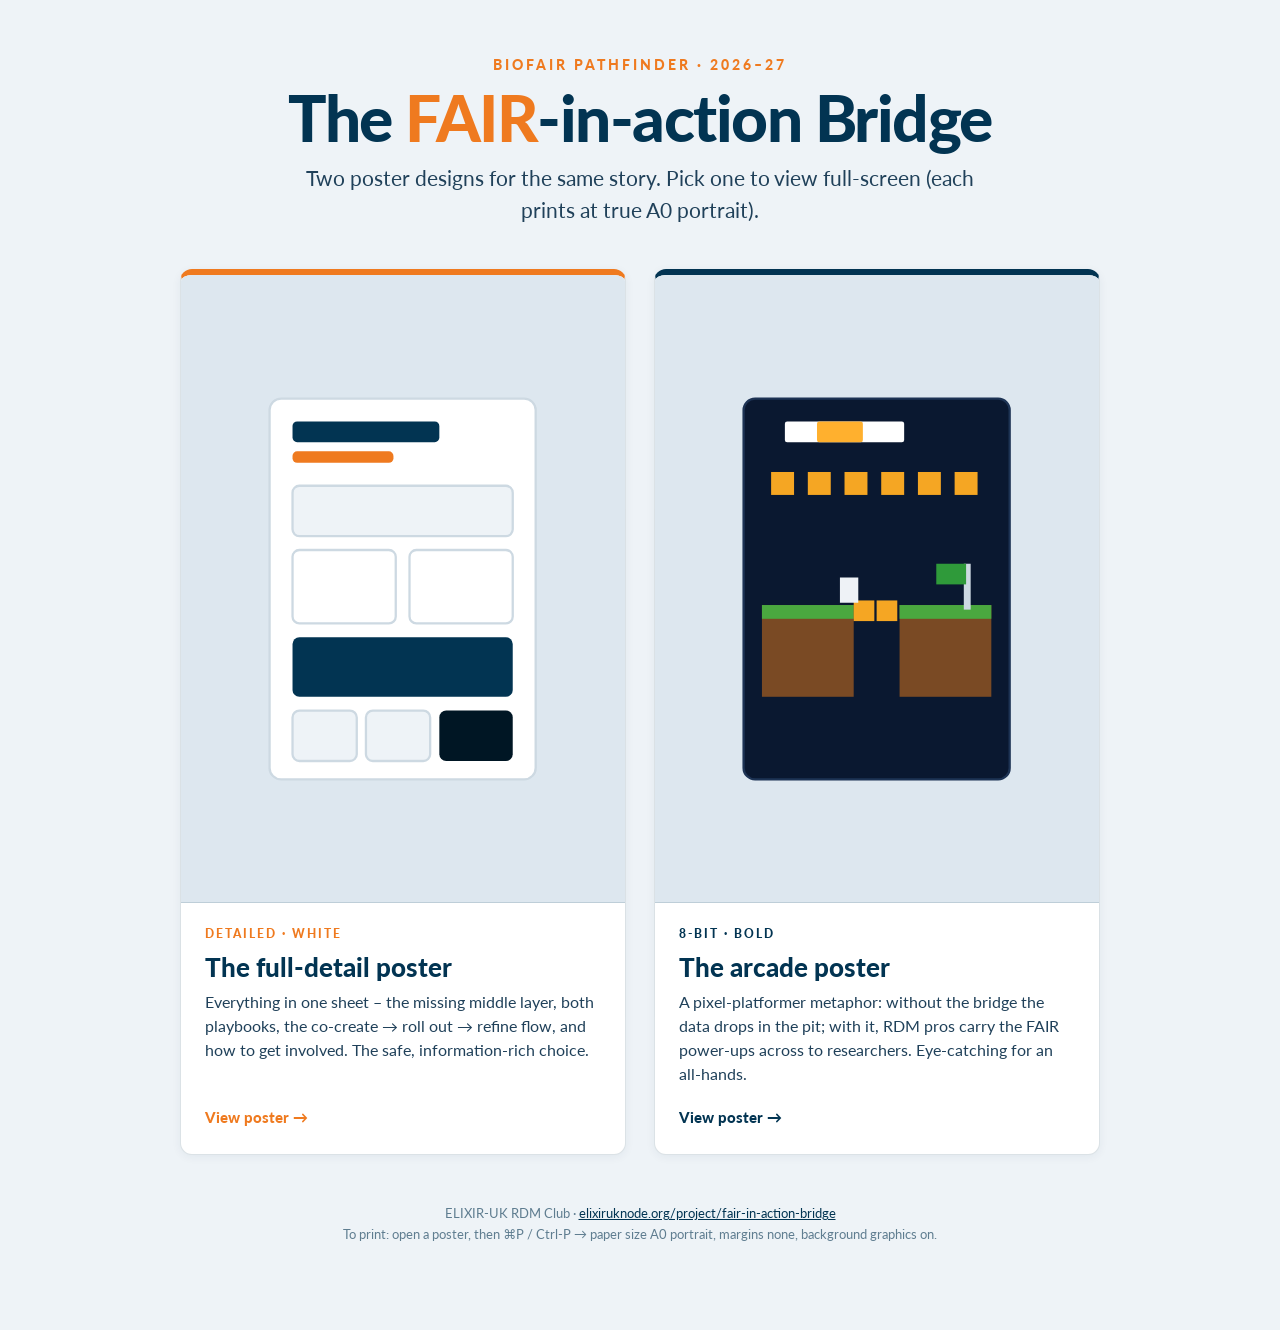
<file: index.html>
<!doctype html>
<html lang="en">
<head>
  <meta charset="utf-8">
  <meta name="viewport" content="width=device-width, initial-scale=1">
  <title>The FAIR-in-action Bridge – choose a poster</title>
  <link rel="preconnect" href="https://fonts.googleapis.com">
  <link rel="preconnect" href="https://fonts.gstatic.com" crossorigin>
  <link href="https://fonts.googleapis.com/css2?family=Lato:wght@300;400;700;900&display=swap" rel="stylesheet">
  <style>
    :root{
      --navy:#023452; --orange:#ef7a1f; --ink:#20415a; --muted:#5f7d90;
      --line:rgba(2,52,82,.14); --bg:#eef3f7;
    }
    *{box-sizing:border-box;}
    body{margin:0;background:var(--bg);color:var(--ink);
      font-family:"Lato",system-ui,sans-serif;line-height:1.5;
      min-height:100vh;display:flex;flex-direction:column;align-items:center;
      padding:6vh 24px 8vh;}
    .eyebrow{font-weight:900;letter-spacing:3px;text-transform:uppercase;
      font-size:14px;color:var(--orange);margin:0 0 10px;}
    h1{font-weight:900;font-size:clamp(34px,6vw,64px);line-height:1.02;
      letter-spacing:-1.5px;color:var(--navy);margin:0 0 12px;text-align:center;}
    h1 .o{color:var(--orange);}
    .sub{max-width:680px;text-align:center;font-size:clamp(16px,2.4vw,21px);
      color:var(--ink);margin:0 0 44px;}
    .cards{display:grid;grid-template-columns:repeat(auto-fit,minmax(300px,1fr));
      gap:28px;width:100%;max-width:920px;}
    .card{display:flex;flex-direction:column;background:#fff;border:1px solid var(--line);
      border-top:6px solid var(--orange);border-radius:12px;overflow:hidden;
      text-decoration:none;color:inherit;
      box-shadow:0 2px 10px rgba(2,52,82,.06);transition:transform .15s ease,box-shadow .15s ease;}
    .card:hover{transform:translateY(-4px);box-shadow:0 10px 28px rgba(2,52,82,.16);}
    .card--game{border-top-color:var(--navy);}
    .thumb{aspect-ratio:841/1189;background:#dde7ef;display:flex;align-items:center;
      justify-content:center;border-bottom:1px solid var(--line);overflow:hidden;}
    .thumb svg{width:62%;height:auto;}
    .card-body{padding:22px 24px 26px;display:flex;flex-direction:column;gap:8px;flex:1;}
    .tag{font-weight:900;letter-spacing:2px;text-transform:uppercase;font-size:12px;color:var(--orange);}
    .card--game .tag{color:var(--navy);}
    .card h2{font-weight:900;font-size:26px;line-height:1.1;color:var(--navy);margin:2px 0 0;}
    .card p{margin:0;font-size:16px;color:var(--ink);}
    .open{margin-top:auto;padding-top:12px;font-weight:900;color:var(--orange);font-size:15px;
      display:inline-flex;align-items:center;gap:7px;}
    .card--game .open{color:var(--navy);}
    .foot{margin-top:48px;text-align:center;color:var(--muted);font-size:13px;line-height:1.6;}
    .foot a{color:var(--navy);}
  </style>
</head>
<body>
  <p class="eyebrow">BioFAIR Pathfinder · 2026–27</p>
  <h1>The <span class="o">FAIR</span>-in-action Bridge</h1>
  <p class="sub">Two poster designs for the same story. Pick one to view full-screen (each prints at true A0 portrait).</p>

  <div class="cards">
    <a class="card" href="poster.html">
      <div class="thumb">
        <!-- detailed / white poster glyph -->
        <svg viewBox="0 0 120 170" role="img" aria-label="Detailed poster preview">
          <rect x="2" y="2" width="116" height="166" rx="5" fill="#fff" stroke="#cdd9e2"/>
          <rect x="12" y="12" width="64" height="9" rx="2" fill="#023452"/>
          <rect x="12" y="25" width="44" height="5" rx="2" fill="#ef7a1f"/>
          <rect x="12" y="40" width="96" height="22" rx="3" fill="#eef3f7" stroke="#cdd9e2"/>
          <rect x="12" y="68" width="45" height="32" rx="3" fill="#fff" stroke="#cdd9e2"/>
          <rect x="63" y="68" width="45" height="32" rx="3" fill="#fff" stroke="#cdd9e2"/>
          <rect x="12" y="106" width="96" height="26" rx="3" fill="#023452"/>
          <rect x="12" y="138" width="28" height="22" rx="3" fill="#eef3f7" stroke="#cdd9e2"/>
          <rect x="44" y="138" width="28" height="22" rx="3" fill="#eef3f7" stroke="#cdd9e2"/>
          <rect x="76" y="138" width="32" height="22" rx="3" fill="#001624"/>
        </svg>
      </div>
      <div class="card-body">
        <span class="tag">Detailed · white</span>
        <h2>The full-detail poster</h2>
        <p>Everything in one sheet – the missing middle layer, both playbooks, the co-create → roll out → refine flow, and how to get involved. The safe, information-rich choice.</p>
        <span class="open">View poster →</span>
      </div>
    </a>

    <a class="card card--game" href="poster-mario-contrast.html">
      <div class="thumb">
        <!-- 8-bit / game poster glyph -->
        <svg viewBox="0 0 120 170" role="img" aria-label="Game poster preview">
          <rect x="2" y="2" width="116" height="166" rx="5" fill="#0a1830" stroke="#1d3354"/>
          <rect x="20" y="12" width="52" height="9" rx="1" fill="#fff"/>
          <rect x="34" y="12" width="20" height="9" rx="1" fill="#ffb02e"/>
          <g fill="#f5a623">
            <rect x="14" y="34" width="10" height="10"/><rect x="30" y="34" width="10" height="10"/>
            <rect x="46" y="34" width="10" height="10"/><rect x="62" y="34" width="10" height="10"/>
            <rect x="78" y="34" width="10" height="10"/><rect x="94" y="34" width="10" height="10"/>
          </g>
          <rect x="10" y="92" width="40" height="40" fill="#7a4a24"/>
          <rect x="10" y="92" width="40" height="6" fill="#4aa83f"/>
          <rect x="70" y="92" width="40" height="40" fill="#7a4a24"/>
          <rect x="70" y="92" width="40" height="6" fill="#4aa83f"/>
          <g fill="#f5a623"><rect x="50" y="90" width="9" height="9"/><rect x="60" y="90" width="9" height="9"/></g>
          <rect x="98" y="74" width="3" height="20" fill="#cdd9e2"/>
          <rect x="86" y="74" width="13" height="9" fill="#2f9a3a"/>
          <rect x="44" y="80" width="8" height="11" fill="#eef2f6"/>
        </svg>
      </div>
      <div class="card-body">
        <span class="tag">8-bit · bold</span>
        <h2>The arcade poster</h2>
        <p>A pixel-platformer metaphor: without the bridge the data drops in the pit; with it, RDM pros carry the FAIR power-ups across to researchers. Eye-catching for an all-hands.</p>
        <span class="open">View poster →</span>
      </div>
    </a>
  </div>

  <p class="foot">
    ELIXIR-UK RDM Club · <a href="https://elixiruknode.org/project/fair-in-action-bridge/">elixiruknode.org/project/fair-in-action-bridge</a><br>
    To print: open a poster, then ⌘P / Ctrl-P → paper size A0 portrait, margins none, background graphics on.
  </p>
</body>
</html>
</file>
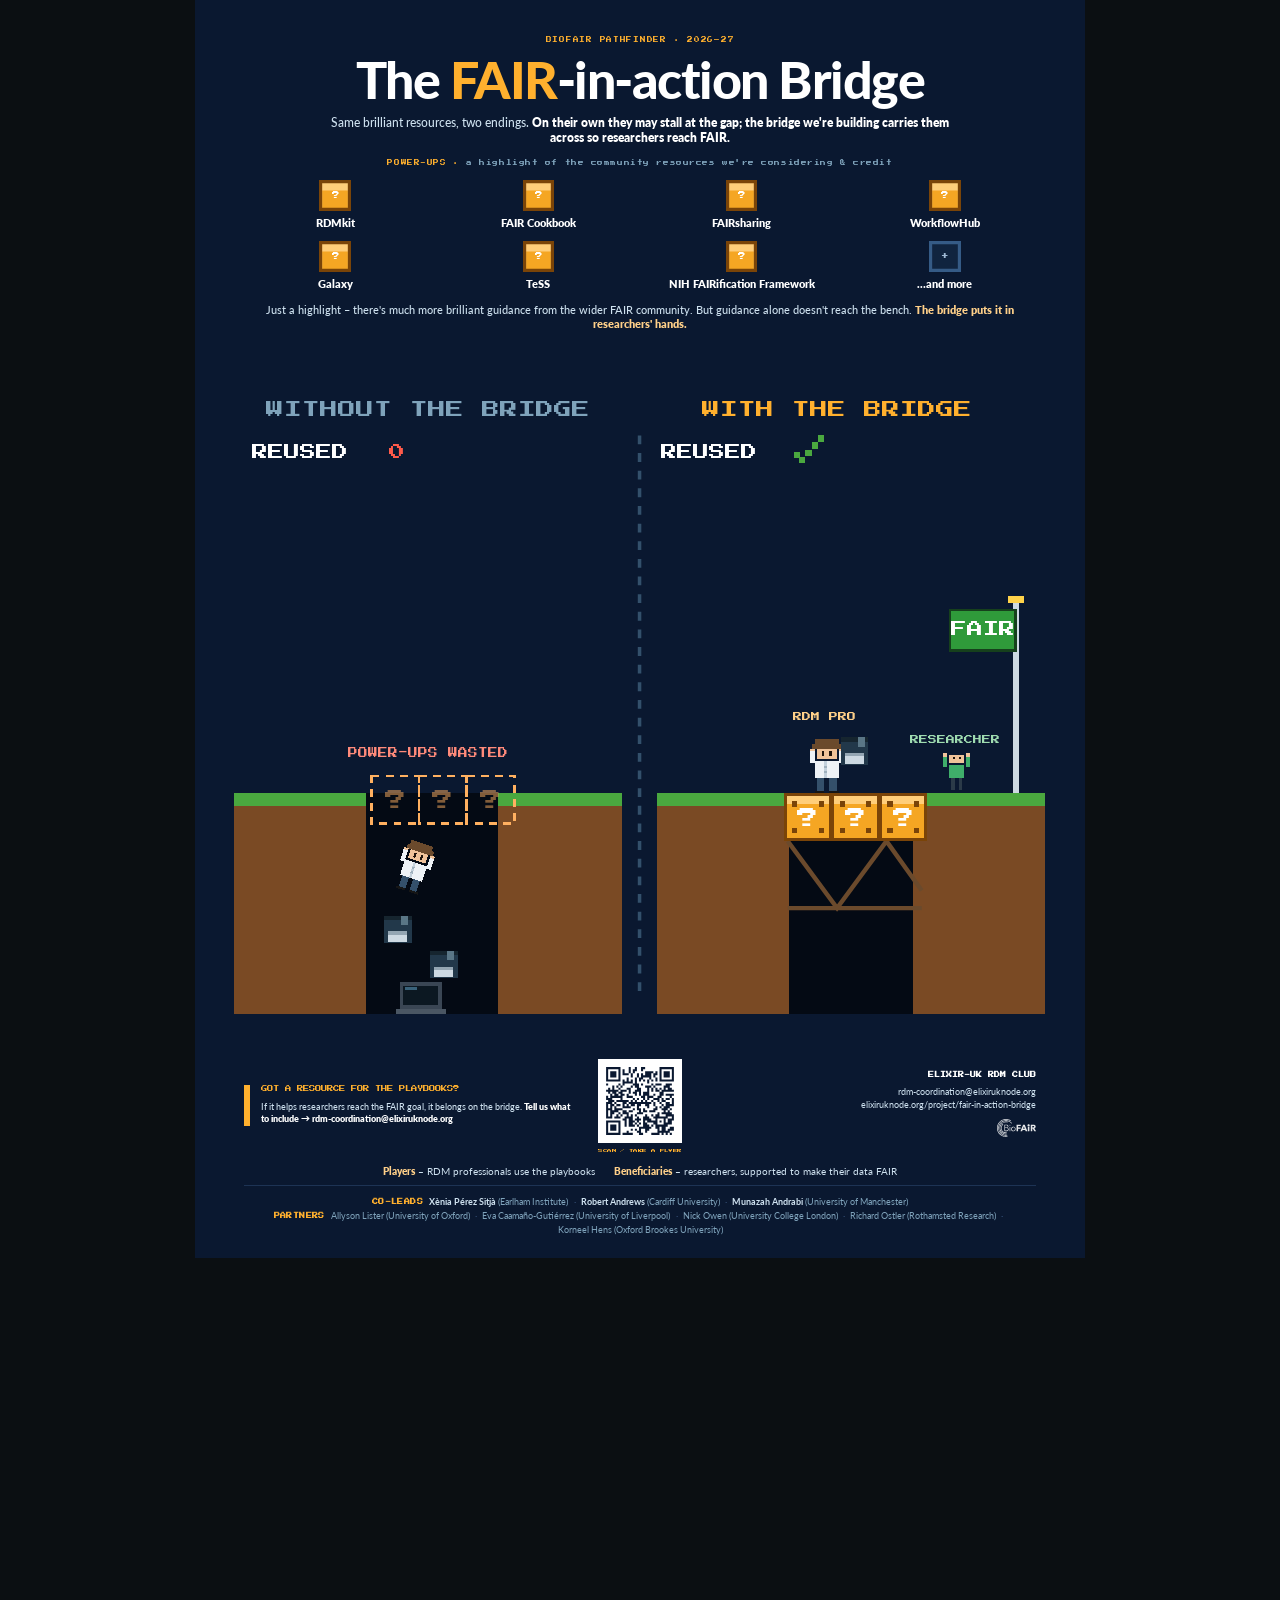
<file: poster-mario-contrast.html>
<!doctype html>
<html lang="en">
<head>
<meta charset="utf-8">
<title>The FAIR-in-action Bridge – Mario (before / after)</title>
<link rel="preconnect" href="https://fonts.googleapis.com">
<link rel="preconnect" href="https://fonts.gstatic.com" crossorigin>
<link href="https://fonts.googleapis.com/css2?family=Press+Start+2P&family=Lato:wght@300;400;700;900&display=swap" rel="stylesheet">
<style>
  :root{
    --bg:#0a1830; --bg2:#050b18;
    --head:#ffffff; --body:#cfe2f0; --muted:#7fa3bb;
    --amber:#ffb02e; --amber-l:#ffd089;
    --px:"Press Start 2P", monospace;       /* gaming font – arcade elements only */
    --display:"Lato",system-ui,sans-serif;  /* all non-gaming type is Lato */
    --bodyf:"Lato",system-ui,sans-serif;
  }
  *{box-sizing:border-box;}
  html,body{margin:0;background:#0b0f12;}
  @page{size:A0 portrait;margin:0;}
  @media screen{ html{ zoom:.28; } }

  .poster{position:relative;width:841mm;height:1189mm;margin:0 auto;
    background:#0a1830;
    color:var(--body);font-family:var(--bodyf);overflow:hidden;
    -webkit-print-color-adjust:exact;print-color-adjust:exact;display:flex;flex-direction:column;}

  .top{padding:34mm 46mm 0;text-align:center;}
  .eyebrow{font-family:var(--px);font-size:15pt;letter-spacing:2pt;color:var(--amber);margin:0 0 10mm;line-height:1.6;}
  .title{font-family:var(--display);font-weight:900;font-size:140pt;line-height:.92;letter-spacing:-4pt;color:var(--head);margin:0;}
  .title .amber{color:var(--amber);}
  .lede{font-family:var(--display);font-weight:500;font-size:31pt;line-height:1.3;color:var(--body);margin:11mm auto 0;max-width:610mm;}
  .lede strong{color:var(--head);font-weight:800;}

  /* ===== power-ups inventory band ===== */
  .powerups{padding:13mm 40mm 2mm;text-align:center;}
  .pu-eyebrow{font-family:var(--px);font-size:15pt;letter-spacing:1.5pt;color:var(--amber);margin:0 0 11mm;line-height:1.6;}
  .pu-eyebrow span{color:var(--muted);}
  .pu-row{display:grid;grid-template-columns:repeat(4,1fr);justify-items:center;align-items:start;gap:11mm 8mm;max-width:760mm;margin:0 auto;}
  .pu{display:flex;flex-direction:column;align-items:center;gap:5mm;width:100%;}
  .pu-block{width:30mm;height:30mm;background:#f5a623;
    box-shadow:inset 0 0 0 3mm #7a4408, inset 0 7mm 0 3mm #ffce7a;
    display:flex;align-items:center;justify-content:center;
    font-family:var(--px);font-size:20pt;color:#fff;}
  .pu-block--more{background:#10243f;box-shadow:inset 0 0 0 3mm #355b86;color:#9fb9d4;}
  .pu-name{font-family:var(--display);font-weight:800;font-size:30pt;color:var(--head);line-height:1.1;text-align:center;}
  .pu-foot{font-family:var(--display);font-weight:500;font-size:30pt;color:var(--body);margin:12mm auto 0;max-width:720mm;line-height:1.3;}
  .pu-foot strong{color:var(--amber-l);font-weight:800;}

  .hero{flex:1 1 auto;display:flex;align-items:center;justify-content:center;padding:0 8mm;}
  .hero svg{width:100%;height:100%;max-height:600mm;}

  /* ===== call to action + contact ===== */
  .foot{display:grid;grid-template-columns:1fr auto 1fr;align-items:center;gap:22mm;padding:0 46mm 12mm;}
  .cta{border-left:6mm solid var(--amber);padding-left:11mm;}
  .cta-h{font-family:var(--px);font-size:17pt;line-height:1.5;color:var(--amber);margin:0 0 6mm;}
  .cta-p{font-family:var(--display);font-weight:500;font-size:25pt;line-height:1.3;color:var(--body);margin:0;}
  .cta-p strong{color:var(--head);font-weight:800;}
  .qr{display:flex;flex-direction:column;align-items:center;gap:5mm;}
  .qr-box{width:80mm;height:80mm;background:#fff;padding:4mm;}
  .qr-box img{width:100%;height:100%;object-fit:contain;image-rendering:pixelated;}
  .qr-cap{font-family:var(--px);font-size:12pt;letter-spacing:1pt;color:var(--amber);}
  .foot-contact{text-align:right;font-size:25pt;line-height:1.4;color:var(--body);}
  .foot-contact strong{display:block;font-family:var(--px);font-size:16pt;color:var(--head);margin-bottom:5mm;line-height:1.5;}
  .foot-brand{margin-top:7mm;height:17mm;filter:brightness(0) invert(1);opacity:.9;}

  /* ===== roles: who uses the playbooks vs who benefits ===== */
  .roles{display:flex;justify-content:center;flex-wrap:wrap;gap:5mm 18mm;
    padding:0 46mm 6mm;text-align:center;
    font-family:var(--bodyf);font-size:26pt;line-height:1.35;color:var(--body);}
  .roles b{color:var(--amber-l);font-weight:800;}

  /* ===== authors ===== */
  .authors{margin:0 46mm;padding:9mm 0 20mm;border-top:1px solid #1d3354;text-align:center;
    font-family:var(--bodyf);font-size:25pt;line-height:1.5;color:var(--muted);}
  .authors b{font-family:var(--px);font-size:16pt;letter-spacing:1pt;color:var(--amber);margin-right:6mm;}
  .authors strong{color:var(--body);font-weight:700;}
  .authors .au{white-space:nowrap;}
  .authors .sep{color:#36527a;margin:0 3mm;}
</style>
</head>
<body>
<section class="poster">

  <div class="top">
    <p class="eyebrow">BIOFAIR PATHFINDER &middot; 2026–27</p>
    <h1 class="title">The <span class="amber">FAIR</span>-in-action Bridge</h1>
    <p class="lede">Same brilliant resources, two endings. <strong>On their own they may stall at the gap; the bridge we're building carries them across so researchers reach FAIR.</strong></p>
  </div>

  <!-- ===== POWER-UPS: the community resources we build on ===== -->
  <div class="powerups">
    <p class="pu-eyebrow">POWER-UPS &middot; <span>a highlight of the community resources we're considering &amp; credit</span></p>
    <div class="pu-row">
      <div class="pu"><div class="pu-block">?</div><span class="pu-name">RDMkit</span></div>
      <div class="pu"><div class="pu-block">?</div><span class="pu-name">FAIR Cookbook</span></div>
      <div class="pu"><div class="pu-block">?</div><span class="pu-name">FAIRsharing</span></div>
      <div class="pu"><div class="pu-block">?</div><span class="pu-name">WorkflowHub</span></div>
      <div class="pu"><div class="pu-block">?</div><span class="pu-name">Galaxy</span></div>
      <div class="pu"><div class="pu-block">?</div><span class="pu-name">TeSS</span></div>
      <div class="pu"><div class="pu-block">?</div><span class="pu-name">NIH FAIRification Framework</span></div>
      <div class="pu"><div class="pu-block pu-block--more">+</div><span class="pu-name">…and more</span></div>
    </div>
    <p class="pu-foot">Just a highlight – there's much more brilliant guidance from the wider FAIR community. But guidance alone doesn't reach the bench. <strong>The bridge puts it in researchers' hands.</strong></p>
  </div>

  <div class="hero">
    <!-- ===================== 8-BIT LEVEL: BEFORE / AFTER ===================== -->
    <svg viewBox="0 0 960 720" xmlns="http://www.w3.org/2000/svg" shape-rendering="crispEdges" role="img"
         aria-label="A split 8-bit game level. Left, WITHOUT THE BRIDGE: a player falls into a pit with lost data and laptops, REUSED 0. Right, WITH THE BRIDGE: an RDM professional carries data across a bridge of FAIR power-up blocks to a goal flag reading FAIR where a researcher cheers; everything reused (REUSED shown as a tick).">
      <defs>
        <g id="q">
          <rect x="0" y="0" width="54" height="54" fill="#7a4408"/>
          <rect x="3" y="3" width="48" height="48" fill="#f5a623"/>
          <rect x="3" y="3" width="48" height="9"  fill="#ffce7a"/>
          <rect x="9"  y="9"  width="6" height="6" fill="#7a4408"/><rect x="39" y="9"  width="6" height="6" fill="#7a4408"/>
          <rect x="9"  y="39" width="6" height="6" fill="#7a4408"/><rect x="39" y="39" width="6" height="6" fill="#7a4408"/>
          <text x="27" y="40" text-anchor="middle" font-family="'Press Start 2P',monospace" font-size="24" fill="#fff">?</text>
        </g>
        <g id="qg">
          <rect x="0" y="0" width="54" height="54" fill="none" stroke="#ffb060" stroke-width="3" stroke-dasharray="9 7"/>
          <text x="27" y="40" text-anchor="middle" font-family="'Press Start 2P',monospace" font-size="24" fill="#ffb060" opacity=".5">?</text>
        </g>
        <g id="coin">
          <rect x="-7" y="-9" width="14" height="18" fill="#b9821a"/>
          <rect x="-5" y="-9" width="10" height="18" fill="#ffd24a"/>
          <rect x="-5" y="-9" width="10" height="3"  fill="#fff2b0"/>
          <rect x="-1" y="-6" width="2"  height="12" fill="#b9821a"/>
        </g>
        <g id="floppy">
          <rect x="-13" y="-13" width="26" height="26" fill="#22384a"/>
          <rect x="-13" y="-13" width="26" height="4"  fill="#16252f"/>
          <rect x="3"   y="-13" width="7"  height="9"  fill="#5a7686"/>
          <rect x="-9"  y="2"   width="18" height="10" fill="#cdd9e2"/>
          <rect x="-9"  y="2"   width="18" height="3"  fill="#94a6b3"/>
        </g>
        <g id="laptop">
          <rect x="-24" y="-18" width="48" height="30" fill="#3a4654"/>
          <rect x="-20" y="-14" width="40" height="22" fill="#0c1822"/>
          <rect x="-18" y="-12" width="14" height="3"  fill="#39627a"/>
          <rect x="-28" y="12"  width="56" height="7"  fill="#4a5663"/>
        </g>
        <g id="hero">
          <rect x="3" y="0" width="10" height="2" fill="#6b4a2c"/><rect x="2" y="2" width="12" height="2" fill="#6b4a2c"/>
          <rect x="4" y="4" width="8" height="4" fill="#f0c39a"/>
          <rect x="6" y="5" width="1" height="2" fill="#20140c"/><rect x="9" y="5" width="1" height="2" fill="#20140c"/>
          <rect x="3" y="9" width="10" height="7" fill="#eef2f6"/>
          <rect x="7" y="9" width="1" height="7" fill="#c3d0db"/>
          <rect x="7" y="11" width="1" height="1" fill="#9fb0bd"/><rect x="7" y="13" width="1" height="1" fill="#9fb0bd"/>
          <rect x="1" y="5" width="2" height="5" fill="#eef2f6"/><rect x="13" y="5" width="2" height="5" fill="#eef2f6"/>
          <rect x="1" y="4" width="2" height="1" fill="#f0c39a"/><rect x="13" y="4" width="2" height="1" fill="#f0c39a"/>
          <rect x="4" y="16" width="3" height="5" fill="#34506b"/><rect x="9" y="16" width="3" height="5" fill="#34506b"/>
          <rect x="3" y="21" width="4" height="1" fill="#161616"/><rect x="9" y="21" width="4" height="1" fill="#161616"/>
        </g>
        <g id="benef">
          <rect x="4" y="2" width="8" height="4" fill="#f0c39a"/>
          <rect x="6" y="3" width="1" height="1" fill="#20140c"/><rect x="9" y="3" width="1" height="1" fill="#20140c"/>
          <rect x="4" y="7" width="8" height="7" fill="#3fae6a"/>
          <rect x="1" y="2" width="2" height="6" fill="#3fae6a"/><rect x="1" y="1" width="2" height="2" fill="#f0c39a"/>
          <rect x="13" y="2" width="2" height="6" fill="#3fae6a"/><rect x="13" y="1" width="2" height="2" fill="#f0c39a"/>
          <rect x="5" y="14" width="2" height="6" fill="#2b3a48"/><rect x="9" y="14" width="2" height="6" fill="#2b3a48"/>
        </g>
      </defs>

      <!-- scene labels -->
      <text x="240" y="44" text-anchor="middle" font-family="'Press Start 2P',monospace" font-size="20" fill="#7fa3bb">WITHOUT THE BRIDGE</text>
      <text x="704" y="44" text-anchor="middle" font-family="'Press Start 2P',monospace" font-size="20" fill="#ffb02e">WITH THE BRIDGE</text>

      <!-- mini HUDs -->
      <g font-family="'Press Start 2P',monospace" font-size="18">
        <text x="40"  y="92" fill="#fff">REUSED</text><text x="196" y="92" fill="#ff5a4a">0</text>
        <text x="504" y="92" fill="#fff">REUSED</text>
        <g fill="#4aa83f"><rect x="655" y="83" width="7" height="7"/><rect x="661" y="88" width="7" height="7"/><rect x="668" y="80" width="7" height="7"/><rect x="675" y="72" width="7" height="7"/><rect x="682" y="64" width="7" height="7"/></g>
      </g>

      <!-- divider -->
      <line x1="480" y1="64" x2="480" y2="700" stroke="#33506b" stroke-width="4" stroke-dasharray="10 10" shape-rendering="geometricPrecision"/>

      <!-- LEFT: WITHOUT THE BRIDGE -->
      <rect x="20"  y="470" width="150" height="250" fill="#7a4a24"/>
      <rect x="20"  y="470" width="150" height="14"  fill="#4aa83f"/>
      <rect x="320" y="470" width="140" height="250" fill="#7a4a24"/>
      <rect x="320" y="470" width="140" height="14"  fill="#4aa83f"/>
      <rect x="170" y="470" width="150" height="250" fill="#040a14"/>
      <use href="#qg" x="176" y="450"/><use href="#qg" x="230" y="450"/><use href="#qg" x="284" y="450"/>
      <text x="240" y="430" text-anchor="middle" font-family="'Press Start 2P',monospace" font-size="11" fill="#ff8a7a">POWER-UPS WASTED</text>
      <g transform="translate(214,520) rotate(18) scale(2.6)"><use href="#hero"/></g>
      <use href="#floppy" transform="translate(206,624) scale(1.2)"/>
      <use href="#floppy" transform="translate(258,664) scale(1.2)"/>
      <use href="#laptop" transform="translate(232,702)"/>

      <!-- RIGHT: WITH THE BRIDGE (shifted -20 so margins are equal around the centre divider) -->
      <g transform="translate(-20 0)">
      <rect x="520" y="470" width="150" height="250" fill="#7a4a24"/>
      <rect x="520" y="470" width="150" height="14"  fill="#4aa83f"/>
      <rect x="810" y="470" width="150" height="250" fill="#7a4a24"/>
      <rect x="810" y="470" width="150" height="14"  fill="#4aa83f"/>
      <rect x="670" y="470" width="140" height="250" fill="#040a14"/>
      <g stroke="#6b4a2c" stroke-width="5" fill="none" shape-rendering="geometricPrecision">
        <path d="M668 524 L724 600 L780 524 L820 580"/>
        <path d="M668 600 L820 600"/>
      </g>
      <use href="#q" x="664" y="470"/><use href="#q" x="718" y="470"/><use href="#q" x="772" y="470"/>
      <g>
        <rect x="924" y="250" width="6" height="220" fill="#cdd9e2"/>
        <rect x="918" y="246" width="18" height="8" fill="#ffd24a"/>
        <rect x="852" y="262" width="74" height="46" fill="#2f9a3a"/>
        <rect x="852" y="262" width="74" height="46" fill="none" stroke="#16401c" stroke-width="3"/>
        <text x="889" y="293" text-anchor="middle" font-family="'Press Start 2P',monospace" font-size="18" fill="#fff">FAIR</text>
      </g>
      <use href="#benef" transform="translate(842,422) scale(2.2)"/>
      <text x="858" y="414" text-anchor="middle" font-family="'Press Start 2P',monospace" font-size="10" fill="#9fdcb0">RESEARCHER</text>
      <use href="#hero" transform="translate(690,408) scale(2.8)"/>
      <use href="#floppy" transform="translate(744,422) scale(1.2)"/>
      <text x="710" y="388" text-anchor="middle" font-family="'Press Start 2P',monospace" font-size="10" fill="#ffd089">RDM PRO</text>
      </g>
    </svg>
    <!-- ===================================================== -->
  </div>

  <div class="foot">
    <div class="cta">
      <p class="cta-h">GOT A RESOURCE FOR THE PLAYBOOKS?</p>
      <p class="cta-p">If it helps researchers reach the FAIR goal, it belongs on the bridge. <strong>Tell us what to include → rdm-coordination@elixiruknode.org</strong></p>
    </div>
    <div class="qr">
      <div class="qr-box"><img src="assets/img/qr.svg" alt="QR to elixiruknode.org/project/fair-in-action-bridge"></div>
      <span class="qr-cap">SCAN / TAKE A FLYER</span>
    </div>
    <div class="foot-contact">
      <strong>ELIXIR-UK RDM CLUB</strong>
      rdm-coordination@elixiruknode.org<br>
      elixiruknode.org/project/fair-in-action-bridge
      <br><img class="foot-brand" src="assets/img/logos/biofair-logo.svg" alt="BioFAIR">
    </div>
  </div>

  <div class="roles">
    <span><b>Players</b> – RDM professionals use the playbooks</span>
    <span><b>Beneficiaries</b> – researchers, supported to make their data FAIR</span>
  </div>

  <div class="authors">
    <b>CO-LEADS</b><span class="au"><strong>Xènia Pérez Sitjà</strong> (Earlham Institute)</span> <span class="sep">·</span> <span class="au"><strong>Robert Andrews</strong> (Cardiff University)</span> <span class="sep">·</span> <span class="au"><strong>Munazah Andrabi</strong> (University of Manchester)</span>
    <br>
    <b>PARTNERS</b><span class="au">Allyson Lister (University of Oxford)</span> <span class="sep">·</span> <span class="au">Eva Caamaño-Gutiérrez (University of Liverpool)</span> <span class="sep">·</span> <span class="au">Nick Owen (University College London)</span> <span class="sep">·</span> <span class="au">Richard Ostler (Rothamsted Research)</span> <span class="sep">·</span> <span class="au">Korneel Hens (Oxford Brookes University)</span>
  </div>

</section>
</body>
</html>
</file>
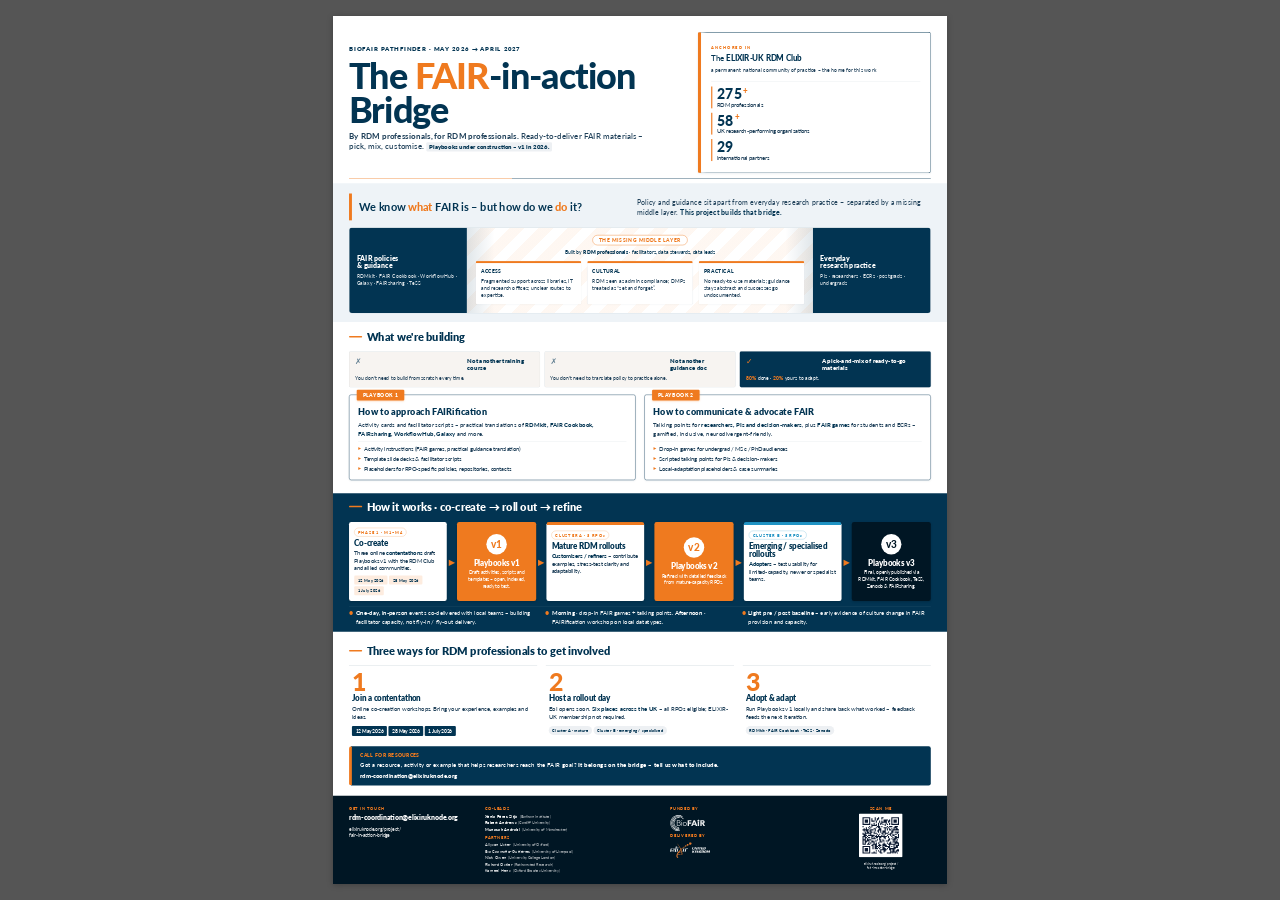
<file: poster.html>
<!doctype html>
<html lang="en">
<head>
  <meta charset="utf-8">
  <title>The FAIR-in-action Bridge – BioFAIR Pathfinder</title>
  <link rel="preconnect" href="https://fonts.googleapis.com">
  <link rel="preconnect" href="https://fonts.gstatic.com" crossorigin>
  <link href="https://fonts.googleapis.com/css2?family=Lato:ital,wght@0,300;0,400;0,700;0,900;1,400;1,700&display=swap" rel="stylesheet">
  <link rel="stylesheet" href="poster.css">
  <script>
    // Fit the A0 sheet to the viewport HEIGHT on first load.
    function fitPosterToViewport() {
      if (window.matchMedia('print').matches) return;
      var stage = document.querySelector('.poster-stage');
      var p     = document.querySelector('.poster');
      if (!stage || !p) return;
      p.style.transform = 'none';
      stage.style.width = '';
      stage.style.height = '';
      var w = p.offsetWidth, h = p.offsetHeight;
      var pad = 32;
      var s = Math.min((window.innerHeight - pad) / h, 1);
      p.style.transform = 'scale(' + s + ')';
      stage.style.width  = (s * w) + 'px';
      stage.style.height = (s * h) + 'px';
    }
    function clearPosterScale() {
      var stage = document.querySelector('.poster-stage');
      var p     = document.querySelector('.poster');
      if (p) p.style.transform = 'none';
      if (stage) { stage.style.width = ''; stage.style.height = ''; }
    }
    window.addEventListener('DOMContentLoaded', fitPosterToViewport);
    window.addEventListener('beforeprint', clearPosterScale);
    window.addEventListener('afterprint', fitPosterToViewport);
  </script>
</head>
<body>

<div class="poster-stage">
<section class="poster">

  <!-- ============ HEADER ============ -->
  <header class="hdr">
    <div class="hdr-text">
      <p class="eyebrow">BIOFAIR PATHFINDER · MAY 2026 → APRIL 2027</p>
      <h1 class="hdr-title">The <span class="t-orange">FAIR</span>-in-action <span class="t-block">Bridge</span></h1>
      <p class="hdr-tagline"><strong>By RDM professionals, for RDM professionals.</strong> Ready-to-deliver FAIR materials – pick, mix, customise. <span class="hdr-wip">Playbooks under construction – v1 in 2026.</span></p>
    </div>
    <aside class="hdr-club" aria-label="The home of this work">
      <span class="hdr-anchor-eyebrow">Anchored in</span>
      <span class="hdr-anchor-name">The <strong>ELIXIR-UK RDM Club</strong></span>
      <span class="hdr-anchor-sub">a permanent national community of practice – the home for this work</span>
      <div class="hdr-stats">
        <div class="stat"><span class="stat-num">275<sup>+</sup></span><span class="stat-lbl">RDM professionals</span></div>
        <div class="stat"><span class="stat-num">58<sup>+</sup></span><span class="stat-lbl">UK research-performing organisations</span></div>
        <div class="stat"><span class="stat-num">29</span><span class="stat-lbl">international partners</span></div>
      </div>
    </aside>
  </header>

  <!-- ============ PROBLEM / MISSING MIDDLE LAYER ============ -->
  <section class="middle">
    <div class="middle-claim">
      <p class="claim-q">We know <strong>what</strong> FAIR is – but how do we <strong>do</strong> it?</p>
      <p class="claim-a">Policy and guidance sit apart from everyday research practice – separated by a missing middle layer. <strong>This project builds that bridge.</strong></p>
    </div>

    <div class="bridge-diag" aria-label="Diagram: guidance to everyday practice">
      <div class="bridge-end bridge-end--left">
        <span class="bridge-end-label">FAIR policies<br>&amp; guidance</span>
        <span class="bridge-end-sub">RDMkit · FAIR Cookbook · WorkflowHub · Galaxy · FAIRsharing · TeSS</span>
      </div>
      <div class="bridge-mid">
        <span class="bridge-mid-tag">THE MISSING MIDDLE LAYER</span>
        <p class="bridge-mid-strap">Built by <strong>RDM professionals</strong> · facilitators, data stewards, data leads</p>
        <div class="bridge-bars">
          <div class="bbar"><span class="bbar-tag">ACCESS</span><p>Fragmented support across libraries, IT and research offices; unclear routes to expertise.</p></div>
          <div class="bbar"><span class="bbar-tag">CULTURAL</span><p>RDM seen as admin compliance; DMPs treated as “set and forget”.</p></div>
          <div class="bbar"><span class="bbar-tag">PRACTICAL</span><p>No ready-to-use materials; guidance stays abstract and successes go undocumented.</p></div>
        </div>
      </div>
      <div class="bridge-end bridge-end--right">
        <span class="bridge-end-label">Everyday<br>research practice</span>
        <span class="bridge-end-sub">PIs · researchers · ECRs · postgrads · undergrads</span>
      </div>
    </div>
  </section>

  <!-- ============ WHAT WE'RE BUILDING ============ -->
  <section class="build">
    <div class="sec-head">
      <span class="sec-rule"></span>
      <h2 class="sec-h">What we're building</h2>
    </div>

    <!-- "Not X · Not Y · But Z" contrast strip -->
    <div class="contrast">
      <div class="contrast-item contrast-item--no">
        <span class="ci-mark">✗</span>
        <h4 class="ci-h">Not another training course</h4>
        <p class="ci-p">You don't need to build from scratch every time.</p>
      </div>
      <div class="contrast-item contrast-item--no">
        <span class="ci-mark">✗</span>
        <h4 class="ci-h">Not another guidance doc</h4>
        <p class="ci-p">You don't need to translate policy to practice alone.</p>
      </div>
      <div class="contrast-item contrast-item--yes">
        <span class="ci-mark">✓</span>
        <h4 class="ci-h">A pick-and-mix of ready-to-go materials</h4>
        <p class="ci-p"><strong>80%</strong> done · <strong>20%</strong> yours to adapt.</p>
      </div>
    </div>

    <div class="playbooks">
      <article class="pbook">
        <div class="pbook-badge">PLAYBOOK 1</div>
        <h3 class="pbook-h">How to approach FAIRification</h3>
        <p class="pbook-desc">Activity cards and facilitator scripts – practical translations of <strong>RDMkit, FAIR Cookbook, FAIRsharing, WorkflowHub, Galaxy</strong> and more.</p>
        <ul class="pbook-list">
          <li>Activity instructions (FAIR games, practical guidance translation)</li>
          <li>Template slide decks &amp; facilitator scripts</li>
          <li>Placeholders for RPO-specific policies, repositories, contacts</li>
        </ul>
      </article>

      <article class="pbook">
        <div class="pbook-badge">PLAYBOOK 2</div>
        <h3 class="pbook-h">How to communicate &amp; advocate FAIR</h3>
        <p class="pbook-desc">Talking points for <strong>researchers, PIs and decision-makers</strong>, plus <strong>FAIR games</strong> for students and ECRs – gamified, inclusive, neurodivergent-friendly.</p>
        <ul class="pbook-list">
          <li>Drop-in games for undergrad / MSc / PhD audiences</li>
          <li>Scripted talking points for PIs &amp; decision-makers</li>
          <li>Local-adaptation placeholders &amp; case summaries</li>
        </ul>
      </article>
    </div>

  </section>

  <!-- ============ HOW IT WORKS – two-phase flow ============ -->
  <section class="flow">
    <div class="sec-head">
      <span class="sec-rule"></span>
      <h2 class="sec-h">How it works · co-create → roll out → refine</h2>
    </div>

    <div class="flow-track">
      <!-- Phase 1 -->
      <div class="step step--phase">
        <span class="step-phase-tag">PHASE 1 · M1–M4</span>
        <h4 class="step-h">Co-create</h4>
        <p class="step-p">Three online <strong>contentathons</strong> draft Playbooks v1 with the RDM Club and allied communities.</p>
        <ul class="step-dates">
          <li>12 May 2026</li>
          <li>28 May 2026</li>
          <li>1 July 2026</li>
        </ul>
      </div>

      <div class="step-arrow" aria-hidden="true">▶</div>

      <!-- v1 milestone -->
      <div class="step step--ms">
        <span class="step-ms-num">v1</span>
        <h4 class="step-h">Playbooks v1</h4>
        <p class="step-p">Draft activities, scripts and templates – open, indexed, ready to test.</p>
      </div>

      <div class="step-arrow" aria-hidden="true">▶</div>

      <!-- Cluster A -->
      <div class="step step--cluster step--cluster-a">
        <span class="step-cluster-tag">CLUSTER A · 3 RPOs</span>
        <h4 class="step-h">Mature RDM rollouts</h4>
        <p class="step-p"><strong>Customisers / refiners</strong> – contribute examples, stress-test clarity and adaptability.</p>
      </div>

      <div class="step-arrow" aria-hidden="true">▶</div>

      <div class="step step--ms">
        <span class="step-ms-num">v2</span>
        <h4 class="step-h">Playbooks v2</h4>
        <p class="step-p">Refined with detailed feedback from mature-capacity RPOs.</p>
      </div>

      <div class="step-arrow" aria-hidden="true">▶</div>

      <!-- Cluster B -->
      <div class="step step--cluster step--cluster-b">
        <span class="step-cluster-tag">CLUSTER B · 3 RPOs</span>
        <h4 class="step-h">Emerging / specialised rollouts</h4>
        <p class="step-p"><strong>Adopters</strong> – test usability for limited-capacity, newer or specialist teams.</p>
      </div>

      <div class="step-arrow" aria-hidden="true">▶</div>

      <div class="step step--ms step--ms-final">
        <span class="step-ms-num">v3</span>
        <h4 class="step-h">Playbooks v3</h4>
        <p class="step-p">Final, openly published via RDMkit, FAIR Cookbook, TeSS, Zenodo &amp; FAIRsharing.</p>
      </div>
    </div>

    <div class="rollout-model">
      <div class="rm-item"><span class="rm-icon">●</span><strong>One-day, in-person</strong> events co-delivered with local teams – building facilitator capacity, not fly-in / fly-out delivery.</div>
      <div class="rm-item"><span class="rm-icon">●</span><strong>Morning</strong> · drop-in FAIR games + talking points. <strong>Afternoon</strong> · FAIRification workshop on local datatypes.</div>
      <div class="rm-item"><span class="rm-icon">●</span><strong>Light pre / post baseline</strong> – early evidence of culture change in FAIR provision and capacity.</div>
    </div>
  </section>

  <!-- ============ THREE WAYS TO GET INVOLVED ============ -->
  <section class="involve">
    <div class="sec-head">
      <span class="sec-rule"></span>
      <h2 class="sec-h">Three ways for RDM professionals to get involved</h2>
    </div>
    <div class="ways">
      <article class="way">
        <span class="way-num">1</span>
        <h3 class="way-h">Join a contentathon</h3>
        <p class="way-p">Online co-creation workshops. Bring your experience, examples and ideas.</p>
        <div class="way-dates">
          <span class="wd">12 May 2026</span>
          <span class="wd">28 May 2026</span>
          <span class="wd">1 July 2026</span>
        </div>
      </article>

      <article class="way">
        <span class="way-num">2</span>
        <h3 class="way-h">Host a rollout day</h3>
        <p class="way-p">EoI opens soon. <strong>Six places across the UK</strong> – all RPOs eligible; ELIXIR-UK membership not required.</p>
        <div class="way-tags">
          <span class="wtag">Cluster A · mature</span>
          <span class="wtag">Cluster B · emerging / specialised</span>
        </div>
      </article>

      <article class="way">
        <span class="way-num">3</span>
        <h3 class="way-h">Adopt &amp; adapt</h3>
        <p class="way-p">Run Playbooks v1 locally and share back what worked – feedback feeds the next iteration.</p>
        <div class="way-tags">
          <span class="wtag">RDMkit · FAIR Cookbook · TeSS · Zenodo</span>
        </div>
      </article>
    </div>

    <div class="involve-cta">
      <span class="ic-tag">CALL FOR RESOURCES</span>
      <p class="ic-p">Got a resource, activity or example that helps researchers reach the FAIR goal? <strong>It belongs on the bridge – tell us what to include.</strong></p>
      <span class="ic-mail">rdm-coordination@elixiruknode.org</span>
    </div>
  </section>

  <!-- ============ FOOTER ============ -->
  <footer class="ftr">
    <div class="ftr-main">

      <div class="ftr-col ftr-col-contact">
        <span class="ftr-title">Get in touch</span>
        <p class="ftr-email">rdm-coordination<wbr>@elixiruknode.org</p>
        <p class="ftr-url">elixiruknode.org/project/<br>fair-in-action-bridge</p>
      </div>

      <div class="ftr-col ftr-col-team">
        <span class="ftr-title">Co-leads</span>
        <ul class="ftr-leads">
          <li><strong>Xènia Pérez Sitjà</strong> <em>(Earlham Institute)</em></li>
          <li><strong>Robert Andrews</strong> <em>(Cardiff University)</em></li>
          <li><strong>Munazah Andrabi</strong> <em>(University of Manchester)</em></li>
        </ul>
        <span class="ftr-title ftr-title--sub">Partners</span>
        <ul class="ftr-partners">
          <li>Allyson Lister <em>(University of Oxford)</em></li>
          <li>Eva Caamaño-Gutiérrez <em>(University of Liverpool)</em></li>
          <li>Nick Owen <em>(University College London)</em></li>
          <li>Richard Ostler <em>(Rothamsted Research)</em></li>
          <li>Korneel Hens <em>(Oxford Brookes University)</em></li>
        </ul>
      </div>

      <div class="ftr-col ftr-col-funders">
        <span class="ftr-title">Funded by</span>
        <img class="ftr-brand ftr-brand-biofair" src="assets/img/logos/biofair-logo.svg" alt="BioFAIR – Data for Life">
        <span class="ftr-title ftr-title--sub">Delivered by</span>
        <img class="ftr-brand ftr-brand-elixir" src="assets/img/logos/elixir-uk-logo.svg" alt="ELIXIR-UK">
      </div>

      <div class="ftr-col ftr-col-scan">
        <span class="ftr-title">Scan me</span>
        <img class="ftr-qr" src="assets/img/qr.svg" alt="QR code to elixiruknode.org/project/fair-in-action-bridge">
        <p class="ftr-qr-cap">elixiruknode.org/project/<br>fair-in-action-bridge</p>
      </div>

    </div>

    <div class="ftr-bar">
      <span class="ftr-copy">© 2026 ELIXIR-UK · BioFAIR Pathfinder · CC-BY 4.0</span>
    </div>
  </footer>

</section>
</div><!-- /.poster-stage -->

</body>
</html>
</file>
<file: poster.css>
/* ============================================================
   BioFAIR Pathfinder poster – A0 portrait (841 × 1189 mm)
   The FAIR-in-action Bridge. ELIXIR / BioFAIR brand.
   Standalone HTML/CSS, no Jekyll, no Bootstrap.
   Print: Chrome → ⌘P → Paper 841×1189 mm, Background graphics ON.
   ============================================================ */

@page { size: A0 portrait; margin: 0; }

:root {
  /* ---- White theme (ELIXIR / BioFAIR brand on white) ---- */
  --navy:        #023452;   /* brand deep navy – headings, text & accent bands */
  --navy-deep:   #001624;   /* darkest (footer band) */
  --navy-50:     rgba(2,52,82,.07);   /* faint chip fill on white */
  --navy-100:    rgba(2,52,82,.22);   /* faint dashed rule on white */
  --orange:      #ef7a1f;   /* warm accent on white */
  --orange-soft: rgba(239,122,31,.14);   /* soft accent fill */
  --teal:        #1f93c4;   /* secondary accent on white */
  --green:       #3aa657;

  --head:        #ffffff;   /* text on dark bands / footer */
  --ink:         #20415a;   /* body text on white */
  --muted:       #5f7d90;   /* muted on white */
  --line:        rgba(2,52,82,.16);  /* hairline on white */
  --line-soft:   rgba(2,52,82,.08);
  --bg:          #ffffff;   /* poster base */
  --bg-alt:      #f3f7fa;
  --bg-band:     #eef3f7;   /* lifted band (problem section) */
  --surface:     #ffffff;   /* cards / panels */
  --surface-2:   #0b4a6b;   /* raised dark pill (used on dark bands) */

  /* All non-gaming type is Lato (Lato has weights 100/300/400/700/900). */
  --font-display: "Lato", system-ui, sans-serif;
  --font-body:    "Lato", system-ui, sans-serif;
  --font-serif:   "Lato", system-ui, sans-serif;
}

* { box-sizing: border-box; }

html, body {
  margin: 0;
  padding: 0;
  background: #555;
  font-family: var(--font-body);
  color: var(--ink);
  -webkit-print-color-adjust: exact;
  print-color-adjust: exact;
}

/* ============== POSTER SHEET (flex column, footer pinned bottom) ============== */
.poster {
  width: 841mm;
  height: 1189mm;
  margin: 0 auto;
  background: var(--bg);
  display: flex;
  flex-direction: column;
  font-size: 20pt;
  line-height: 1.4;
  overflow: hidden;
}

/* ============== HEADER ============== */
.hdr {
  display: grid;
  grid-template-columns: 1.45fr 1fr;
  gap: 14mm;
  padding: 22mm 22mm 14mm;
  align-items: center;
  position: relative;
}
.hdr::after {
  /* subtle diagonal accent bottom */
  content: "";
  position: absolute;
  left: 22mm;
  right: 22mm;
  bottom: 6mm;
  height: 0.6mm;
  background: linear-gradient(90deg, var(--orange) 0%, var(--orange) 28%, var(--navy) 28%, var(--navy) 100%);
}

.eyebrow {
  font-family: var(--font-display);
  font-weight: 800;
  font-size: 22pt;
  letter-spacing: 4pt;
  color: var(--navy);
  margin: 0 0 8mm;
}
.hdr-title {
  font-family: var(--font-display);
  font-weight: 900;
  font-size: 138pt;
  line-height: 0.95;
  letter-spacing: -3pt;
  color: var(--navy);
  margin: 0 0 6mm;
}
.hdr-title .t-orange { color: var(--orange); }
.hdr-title .t-block { display: inline-block; }
.hdr-tagline {
  font-family: var(--font-display);
  font-weight: 500;
  font-size: 32pt;
  line-height: 1.25;
  color: var(--ink);
  margin: 0 0 12mm;
  max-width: 420mm;
}
.hdr-wip {
  display: inline-block;
  background: var(--navy-50);
  color: var(--navy);
  font-weight: 800;
  font-size: 24pt;
  padding: 1mm 4mm;
  border-radius: 1.5mm;
}

/* RDM Club panel: fills the header's right column (replaces the old resource grid) */
.hdr-club {
  align-self: stretch;
  display: flex;
  flex-direction: column;
  justify-content: center;
  gap: 5mm;
  background: #fff;
  border: 0.6mm solid var(--navy);
  border-left: 5mm solid var(--orange);
  border-radius: 3mm;
  padding: 16mm 14mm;
  box-shadow: 0 1.2mm 3mm rgba(2,52,82,.07);
}
.hdr-club .hdr-stats {
  grid-template-columns: 1fr;
  gap: 6mm;
  margin-top: 5mm;
  padding-top: 7mm;
  border-top: 0.4mm solid var(--line);
}
.hdr-club .stat-lbl { max-width: none; }

/* Club anchor: names the home of these stats / this work */
.hdr-anchor {
  display: flex;
  flex-direction: column;
  align-items: flex-start;
  gap: 1mm;
  padding: 5mm 7mm;
  margin: 0 0 6mm;
  background: #fff;
  border: 0.6mm solid var(--navy);
  border-left: 4mm solid var(--orange);
  border-radius: 2mm;
  max-width: 100%;
}
.hdr-anchor-eyebrow {
  font-family: var(--font-display);
  font-weight: 800;
  font-size: 17pt;
  letter-spacing: 3pt;
  color: var(--orange);
  text-transform: uppercase;
}
.hdr-anchor-name {
  font-family: var(--font-display);
  font-weight: 500;
  font-size: 30pt;
  line-height: 1.1;
  color: var(--navy);
}
.hdr-anchor-name strong {
  font-weight: 900;
}
.hdr-anchor-sub {
  font-family: var(--font-body);
  font-size: 19pt;
  color: var(--ink);
  line-height: 1.3;
  margin-top: 1mm;
}

.hdr-stats {
  display: grid;
  grid-template-columns: repeat(3, auto);
  gap: 14mm;
  margin-top: 4mm;
}
.stat {
  display: flex;
  flex-direction: column;
  gap: 1mm;
  padding-left: 6mm;
  border-left: 1.6mm solid var(--orange);
}
.stat-num {
  font-family: var(--font-display);
  font-weight: 900;
  font-size: 56pt;
  line-height: 1;
  color: var(--navy);
}
.stat-num sup {
  font-size: 32pt;
  color: var(--orange);
  vertical-align: top;
  margin-left: 1mm;
}
.stat-lbl {
  font-family: var(--font-body);
  font-size: 22pt;
  line-height: 1.2;
  color: var(--ink);
  max-width: 100mm;
}
.stat-lbl em {
  display: block;
  font-style: normal;
  color: var(--muted);
  font-size: 17pt;
  margin-top: 1mm;
}

.hdr-art {
  display: flex;
  align-items: center;
  justify-content: center;
}
.hdr-art img {
  width: 100%;
  max-height: 210mm;
  object-fit: contain;
}

/* Hero right-column: "Translating from" resource grid */
.hdr-resources {
  display: flex;
  flex-direction: column;
  gap: 4mm;
  padding: 6mm 0;
  align-self: stretch;
}
.resources-eyebrow {
  font-family: var(--font-display);
  font-weight: 800;
  font-size: 17pt;
  letter-spacing: 3pt;
  text-transform: uppercase;
  color: var(--orange);
}
.resources-h {
  font-family: var(--font-display);
  font-weight: 800;
  font-size: 32pt;
  line-height: 1.05;
  color: var(--navy);
  margin: 0 0 3mm;
  letter-spacing: -0.5pt;
}
.resources-grid {
  display: grid;
  grid-template-columns: repeat(3, 1fr);
  gap: 5mm;
}
.rtile {
  background: #fff;
  border: 0.5mm solid var(--line);
  border-top: 2mm solid var(--orange);
  border-radius: 2mm;
  padding: 6mm 5mm;
  display: flex;
  flex-direction: column;
  justify-content: center;
  gap: 2mm;
  min-height: 42mm;
  box-shadow: 0 0.6mm 1.4mm rgba(2,52,82,.06);
}
.rtile:nth-child(3n+2) { border-top-color: var(--navy); }
.rtile:nth-child(3n+3) { border-top-color: var(--teal); }
.rtile-name {
  font-family: var(--font-display);
  font-weight: 700;
  font-size: 22pt;
  color: var(--navy);
  line-height: 1.05;
  letter-spacing: -0.3pt;
}
.rtile-name strong {
  font-weight: 900;
  color: var(--orange);
}
.rtile-meta {
  font-family: var(--font-body);
  font-size: 14pt;
  color: var(--muted);
  letter-spacing: 0.5pt;
  text-transform: uppercase;
}
.resources-foot {
  font-family: var(--font-body);
  font-style: italic;
  font-size: 17pt;
  color: var(--muted);
  margin: 1mm 0 0;
  text-align: right;
}

/* ============== SECTION HEAD ============== */
.sec-head {
  display: flex;
  align-items: center;
  gap: 6mm;
  margin-bottom: 6mm;
}
.sec-rule {
  display: inline-block;
  width: 18mm;
  height: 2mm;
  background: var(--orange);
  border-radius: 1mm;
}
.sec-h {
  font-family: var(--font-display);
  font-weight: 800;
  font-size: 44pt;
  letter-spacing: -1pt;
  line-height: 1.05;
  color: var(--navy);
  margin: 0;
}

/* ============== MIDDLE LAYER DIAGNOSTIC ============== */
.middle {
  padding: 14mm 22mm 12mm;
  background: var(--bg-band);
  display: flex;
  flex-direction: column;
  gap: 10mm;
}
.middle-claim {
  display: grid;
  grid-template-columns: 1fr 1.1fr;
  gap: 14mm;
  align-items: center;
  border-left: 4mm solid var(--orange);
  padding: 4mm 0 4mm 10mm;
}
.claim-q {
  font-family: var(--font-display);
  font-weight: 700;
  font-size: 42pt;
  line-height: 1.1;
  color: var(--navy);
  margin: 0;
}
.claim-q strong {
  color: var(--orange);
  font-weight: 900;
}
.claim-a {
  font-family: var(--font-body);
  font-size: 26pt;
  line-height: 1.4;
  color: var(--ink);
  margin: 0;
}
.claim-a strong { color: var(--navy); font-weight: 700; }

/* The bridge diagram */
.bridge-diag {
  display: grid;
  grid-template-columns: 0.85fr 2.5fr 0.85fr;
  gap: 0;
  align-items: stretch;
  background: #fff;
  border-radius: 4mm;
  border: 0.4mm solid var(--line);
  overflow: hidden;
}
.bridge-end {
  background: var(--navy);
  color: #fff;
  padding: 12mm 10mm;
  display: flex;
  flex-direction: column;
  justify-content: center;
  gap: 4mm;
  position: relative;
}
.bridge-end--left { border-right: 0; }
.bridge-end--right { border-left: 0; }
.bridge-end-label {
  font-family: var(--font-display);
  font-weight: 800;
  font-size: 28pt;
  line-height: 1.1;
}
.bridge-end-sub {
  font-family: var(--font-body);
  font-size: 19pt;
  color: rgba(255,255,255,.85);
  line-height: 1.35;
}

.bridge-mid {
  padding: 10mm 12mm 12mm;
  display: flex;
  flex-direction: column;
  gap: 6mm;
  position: relative;
  background:
    linear-gradient(90deg, rgba(2,52,82,.12) 0%, transparent 8%, transparent 92%, rgba(2,52,82,.12) 100%),
    repeating-linear-gradient(135deg, transparent 0 14mm, rgba(244,125,32,.06) 14mm 28mm);
}
.bridge-mid-tag {
  align-self: center;
  font-family: var(--font-display);
  font-weight: 900;
  font-size: 18pt;
  letter-spacing: 3pt;
  color: var(--orange);
  background: #fff;
  padding: 2mm 8mm;
  border: 0.6mm solid var(--orange);
  border-radius: 999px;
}
.bridge-mid-strap {
  align-self: center;
  margin: -2mm 0 2mm;
  font-family: var(--font-body);
  font-size: 20pt;
  color: var(--navy);
  text-align: center;
}
.bridge-mid-strap strong {
  font-family: var(--font-display);
  font-weight: 800;
  color: var(--navy);
}
.bridge-bars {
  display: grid;
  grid-template-columns: repeat(3, 1fr);
  gap: 8mm;
}
.bbar {
  background: #fff;
  border: 0.4mm solid var(--line);
  border-top: 3mm solid var(--orange);
  border-radius: 2mm;
  padding: 7mm 7mm;
  display: flex;
  flex-direction: column;
  gap: 3mm;
  box-shadow: 0 0.6mm 1.6mm rgba(2,52,82,.06);
}
.bbar-tag {
  font-family: var(--font-display);
  font-weight: 900;
  font-size: 18pt;
  letter-spacing: 2pt;
  color: var(--navy);
}
.bbar p {
  font-family: var(--font-body);
  font-size: 19pt;
  line-height: 1.35;
  color: var(--ink);
  margin: 0;
}

/* ============== WHAT WE'RE BUILDING ============== */
.build {
  padding: 12mm 22mm 18mm;          /* extra bottom breathing room before the navy band */
  display: flex;
  flex-direction: column;
  gap: 6mm;
}
.playbooks {
  display: grid;
  grid-template-columns: 1fr 1fr;
  gap: 12mm;
}
.pbook {
  border: 0.6mm solid var(--navy);
  border-radius: 3mm;
  padding: 12mm 12mm 10mm;
  display: flex;
  flex-direction: column;
  gap: 5mm;
  background: #fff;
  position: relative;
  box-shadow: 0 1.2mm 3mm rgba(2,52,82,.08);
}
.pbook-badge {
  position: absolute;
  top: -7mm;
  left: 10mm;
  background: var(--orange);
  color: #fff;
  font-family: var(--font-display);
  font-weight: 800;
  font-size: 18pt;
  letter-spacing: 2.5pt;
  padding: 3mm 8mm;
  border-radius: 1.5mm;
  box-shadow: 0 1mm 2.4mm rgba(244,125,32,.35);
}
.pbook-h {
  font-family: var(--font-display);
  font-weight: 800;
  font-size: 36pt;
  line-height: 1.1;
  color: var(--navy);
  margin: 4mm 0 0;
}
.pbook-desc {
  font-family: var(--font-body);
  font-size: 22pt;
  line-height: 1.4;
  color: var(--ink);
  margin: 0;
}
.pbook-desc strong { color: var(--navy); font-weight: 700; }
.pbook-list {
  list-style: none;
  padding: 0;
  margin: 0;
  display: flex;
  flex-direction: column;
  gap: 3mm;
  border-top: 0.3mm solid var(--line);
  padding-top: 5mm;
}
.pbook-list li {
  position: relative;
  padding-left: 8mm;
  font-family: var(--font-body);
  font-size: 20pt;
  line-height: 1.35;
  color: var(--ink);
}
.pbook-list li::before {
  content: "▸";
  position: absolute;
  left: 0;
  top: -1mm;
  color: var(--orange);
  font-weight: 700;
  font-size: 22pt;
}

/* "Not X · Not Y · But Z" contrast strip – sets up the playbooks reveal */
.contrast {
  display: grid;
  grid-template-columns: repeat(3, 1fr);
  gap: 6mm;
  margin-bottom: 4mm;
}
.contrast-item {
  display: grid;
  grid-template-columns: auto 1fr;
  align-items: start;
  gap: 4mm;
  padding: 7mm 8mm;
  border-radius: 2mm;
}
.contrast-item--no {
  background: #f7f4f1;
  border: 0.4mm solid var(--line);
}
.contrast-item--yes {
  background: var(--navy);
  color: #fff;
  border: 0.4mm solid var(--navy);
}
.ci-mark {
  font-family: var(--font-display);
  font-weight: 900;
  font-size: 30pt;
  line-height: 1;
  margin-top: 1mm;
}
.contrast-item--no .ci-mark  { color: var(--muted); }
.contrast-item--yes .ci-mark { color: var(--orange); }
.ci-h {
  font-family: var(--font-display);
  font-weight: 800;
  font-size: 24pt;
  line-height: 1.15;
  margin: 0 0 1.5mm;
}
.contrast-item--no  .ci-h { color: var(--navy); }
.contrast-item--yes .ci-h { color: #fff; }
.ci-p {
  font-family: var(--font-body);
  font-size: 20pt;
  line-height: 1.35;
  margin: 0;
}
.contrast-item--no  .ci-p { color: var(--ink); }
.contrast-item--yes .ci-p { color: rgba(255,255,255,.9); }
.contrast-item--yes .ci-p strong { color: var(--orange); font-weight: 900; }

.open-line {
  text-align: center;
  font-family: var(--font-body);
  font-size: 18pt;
  color: var(--muted);
  margin: 0;
  padding-top: 2mm;
  border-top: 0.3mm dashed var(--navy-100);
}
.open-line strong { color: var(--navy); font-weight: 800; }

/* ============== HOW IT WORKS – flow ============== */
.flow {
  padding: 10mm 22mm 8mm;           /* tighter internal padding */
  background: var(--navy);
  color: #fff;
  display: flex;
  flex-direction: column;
  justify-content: center;          /* centre vertically inside the navy band */
  gap: 7mm;
  flex: 1 1 auto;                   /* absorb leftover height OR compress if siblings grow */
}
.flow .sec-h { color: #fff; }
.flow .sec-rule { background: var(--orange); }

.flow-track {
  display: grid;
  grid-template-columns: 1.05fr 14mm 0.85fr 14mm 1.05fr 14mm 0.85fr 14mm 1.05fr 14mm 0.85fr;
  align-items: stretch;
  gap: 0;
}

.step {
  display: flex;
  flex-direction: column;
  gap: 3mm;
  background: #fff;
  color: var(--ink);
  border-radius: 3mm;
  padding: 8mm 7mm;
  position: relative;
  box-shadow: 0 1mm 3mm rgba(0,0,0,.18);
}
.step-h {
  font-family: var(--font-display);
  font-weight: 800;
  font-size: 30pt;
  line-height: 1.05;
  color: var(--navy);
  margin: 0;
}
.step-p {
  font-family: var(--font-body);
  font-size: 20pt;
  line-height: 1.35;
  color: var(--ink);
  margin: 0;
}
.step-p strong { color: var(--navy); font-weight: 700; }

.step-phase-tag,
.step-cluster-tag {
  display: inline-block;
  align-self: flex-start;
  font-family: var(--font-display);
  font-weight: 900;
  font-size: 17pt;
  letter-spacing: 2pt;
  color: var(--orange);
  padding: 1.5mm 5mm;
  border: 0.5mm solid var(--orange);
  border-radius: 999px;
}

.step-dates {
  list-style: none;
  padding: 0;
  margin: 2mm 0 0;
  display: flex;
  flex-direction: row;
  flex-wrap: wrap;
  gap: 2mm;
}
.step-dates li {
  font-family: var(--font-display);
  font-weight: 700;
  font-size: 17pt;
  color: var(--navy);
  padding: 2mm 5mm;
  background: var(--orange-soft);
  border-radius: 1.5mm;
  white-space: nowrap;
}

/* Milestone step (smaller, accent) */
.step--ms {
  background: var(--orange);
  color: #fff;
  text-align: center;
  align-items: center;
  justify-content: center;
}
.step--ms .step-h { color: #fff; }
.step--ms .step-p { color: rgba(255,255,255,.95); font-size: 19pt; }
.step-ms-num {
  display: inline-flex;
  align-items: center;
  justify-content: center;
  width: 28mm;
  height: 28mm;
  border-radius: 50%;
  background: #fff;
  color: var(--orange);
  font-family: var(--font-display);
  font-weight: 900;
  font-size: 38pt;
  margin: 0 auto 3mm;
}
.step--ms-final { background: var(--navy-deep); }
.step--ms-final .step-ms-num { color: var(--navy-deep); }

/* Cluster step accents */
.step--cluster-a { border-top: 4mm solid var(--orange); }
.step--cluster-b { border-top: 4mm solid var(--teal); }
.step--cluster-b .step-cluster-tag { color: var(--teal); border-color: var(--teal); }

.step-arrow {
  display: flex;
  align-items: center;
  justify-content: center;
  font-size: 32pt;
  color: var(--orange);
  font-weight: 900;
  line-height: 1;
}

.rollout-model {
  display: grid;
  grid-template-columns: repeat(3, 1fr);
  gap: 10mm;
  padding-top: 4mm;
  border-top: 0.3mm solid rgba(255,255,255,.18);
}
.rm-item {
  font-family: var(--font-body);
  font-size: 21pt;
  line-height: 1.4;
  color: rgba(255,255,255,.92);
  padding-left: 9mm;
  position: relative;
}
.rm-item strong { color: #fff; font-weight: 700; }
.rm-icon {
  position: absolute;
  left: 0;
  top: 0;
  color: var(--orange);
  font-size: 26pt;
  line-height: 1;
}

/* ============== GET INVOLVED ============== */
.involve {
  padding: 18mm 22mm 14mm;          /* extra top breathing room after the navy band */
  display: flex;
  flex-direction: column;
  gap: 6mm;
}
.involve-lead {
  font-family: var(--font-display);
  font-weight: 500;
  font-size: 22pt;
  line-height: 1.3;
  color: var(--ink);
  margin: -3mm 0 0;
}
.ways {
  display: grid;
  grid-template-columns: repeat(3, 1fr);
  gap: 12mm;
}
.way {
  display: flex;
  flex-direction: column;
  gap: 4mm;
  padding: 6mm 4mm 4mm;
  border-top: 0.6mm solid var(--line);
  position: relative;
}
.way-num {
  font-family: var(--font-display);
  font-weight: 900;
  font-size: 96pt;
  line-height: 0.9;
  color: var(--orange);
  letter-spacing: -3pt;
  margin-bottom: -2mm;
}
.way-h {
  font-family: var(--font-display);
  font-weight: 800;
  font-size: 30pt;
  line-height: 1.05;
  color: var(--navy);
  margin: 0;
}
.way-p {
  font-family: var(--font-body);
  font-size: 21pt;
  line-height: 1.4;
  color: var(--ink);
  margin: 0;
}
.way-p strong { color: var(--navy); font-weight: 700; }

.way-dates {
  display: flex;
  flex-direction: row;
  flex-wrap: wrap;
  gap: 2mm;
  margin-top: 2mm;
}
.wd {
  display: inline-block;
  background: var(--navy);
  color: #fff;
  font-family: var(--font-display);
  font-weight: 700;
  font-size: 18pt;
  padding: 2.5mm 5mm;
  border-radius: 1.5mm;
  align-self: flex-start;
}
.way-tags {
  display: flex;
  flex-wrap: wrap;
  gap: 2mm;
  margin-top: 2mm;
}
.wtag {
  display: inline-block;
  background: var(--navy-50);
  color: var(--navy);
  font-family: var(--font-body);
  font-weight: 700;
  font-size: 17pt;
  padding: 2mm 5mm;
  border-radius: 999px;
}

/* Call for resources banner */
.involve-cta {
  margin-top: 4mm;
  padding: 8mm 11mm;
  background: var(--navy);
  color: #fff;
  border-left: 4mm solid var(--orange);
  border-radius: 3mm;
  display: flex;
  flex-direction: column;
  gap: 3mm;
  align-items: flex-start;
}
.ic-tag {
  font-family: var(--font-display);
  font-weight: 800;
  font-size: 18pt;
  letter-spacing: 2pt;
  color: var(--orange);
}
.ic-p {
  font-family: var(--font-display);
  font-weight: 500;
  font-size: 25pt;
  line-height: 1.3;
  margin: 0;
}
.ic-p strong { font-weight: 800; }
.ic-mail {
  font-family: var(--font-display);
  font-weight: 800;
  font-size: 23pt;
  color: #fff;
}

/* ============== FOOTER ============== */
.ftr {
  background: var(--navy-deep);
  color: #fff;
  padding: 0 22mm;
  margin-top: auto;          /* pin to bottom in flex column */
  flex-shrink: 0;
}
.ftr-main {
  display: grid;
  grid-template-columns: 1fr 1.4fr 1.2fr 0.8fr;
  gap: 14mm;
  padding: 14mm 0 10mm;
  align-items: start;
  border-bottom: 0.3mm solid rgba(255,255,255,.14);
}
.ftr-col {
  display: flex;
  flex-direction: column;
  gap: 3mm;
}
.ftr-title {
  display: block;
  font-family: var(--font-display);
  font-weight: 900;
  font-size: 15pt;
  letter-spacing: 3pt;
  color: var(--orange);
  text-transform: uppercase;
}

.ftr-email {
  font-family: var(--font-display);
  font-weight: 800;
  font-size: 26pt;
  color: #fff;
  margin: 0 0 4mm;
  word-break: break-all;
  line-height: 1.15;
}
.ftr-url {
  font-family: var(--font-body);
  font-size: 18pt;
  color: rgba(255,255,255,.85);
  margin: 0;
  line-height: 1.35;
}

.ftr-leads,
.ftr-partners {
  list-style: none;
  padding: 0;
  margin: 0;
  display: flex;
  flex-direction: column;
  gap: 1.5mm;
}
.ftr-leads li {
  font-family: var(--font-body);
  font-size: 17pt;
  color: rgba(255,255,255,.92);
  line-height: 1.25;
}
.ftr-leads li strong { color: #fff; font-weight: 700; }
.ftr-leads li em,
.ftr-partners li em {
  font-style: normal;
  color: rgba(255,255,255,.55);
  font-size: 0.9em;
  margin-left: 1mm;
}
.ftr-partners li {
  font-family: var(--font-body);
  font-size: 17pt;
  color: rgba(255,255,255,.82);
  line-height: 1.25;
}

.ftr-sub {
  font-family: var(--font-body);
  font-size: 14pt;
  line-height: 1.3;
  color: rgba(255,255,255,.7);
  margin: -1mm 0 3mm;
}
.ftr-comm {
  list-style: none;
  padding: 0;
  margin: 0;
  display: flex;
  flex-direction: column;
  gap: 3mm;
}
.ftr-comm li {
  display: flex;
  align-items: baseline;
  gap: 4mm;
}
.comm-n {
  font-family: var(--font-display);
  font-weight: 900;
  font-size: 26pt;
  color: var(--orange);
  line-height: 1;
}
.comm-n sup {
  font-size: 16pt;
  color: var(--orange);
}
.comm-l {
  font-family: var(--font-body);
  font-size: 17pt;
  color: rgba(255,255,255,.88);
}

.ftr-brand {
  height: 22mm;
  width: auto;
  max-width: 100%;
  object-fit: contain;
  align-self: flex-start;
  margin-top: 2mm;
}
.ftr-brand-elixir { opacity: 0.95; }
.ftr-brand-biofair {
  filter: brightness(0) invert(1);   /* render in white on the dark footer */
  opacity: 0.95;
}

.ftr-col-scan { align-items: center; text-align: center; }
.ftr-qr {
  width: 60mm;
  height: 60mm;
  background: #fff;
  padding: 2mm;
  border-radius: 1.5mm;
}
.ftr-qr-cap {
  font-family: var(--font-body);
  font-size: 12pt;
  color: rgba(255,255,255,.7);
  margin: 3mm 0 0;
  line-height: 1.3;
}

.ftr-bar {
  display: flex;
  align-items: center;
  justify-content: center;
  padding: 6mm 0 12mm;
}
.ftr-copy {
  font-family: var(--font-body);
  font-size: 13pt;
  letter-spacing: 1pt;
  color: rgba(255,255,255,.55);
}

/* ============== SCREEN PREVIEW ============== */
@media screen {
  html, body {
    margin: 0;
    background: #555;
  }
  body {
    box-sizing: border-box;
    padding: 16px;
    min-height: 100vh;
    display: flex;
    justify-content: center;
    align-items: flex-start;
  }
  .poster-stage { flex-shrink: 0; }
  .poster {
    transform-origin: top left;
    box-shadow: 0 6px 30px rgba(0,0,0,.25);
  }
}

/* ============================================================
   Body-copy sizing – bumped to keep the dense A0 sheet filled.
   ============================================================ */
.hdr-anchor-sub { font-size: 21pt; }
.claim-a        { font-size: 29pt; }
.bridge-end-sub { font-size: 21pt; }
.bbar p         { font-size: 21pt; }
.pbook-desc     { font-size: 24pt; }
.pbook-list li  { font-size: 22pt; }
.step-p         { font-size: 22pt; }
.rm-item        { font-size: 23pt; }
.involve-lead   { font-size: 24pt; }
.way-p          { font-size: 23pt; }
</file>
